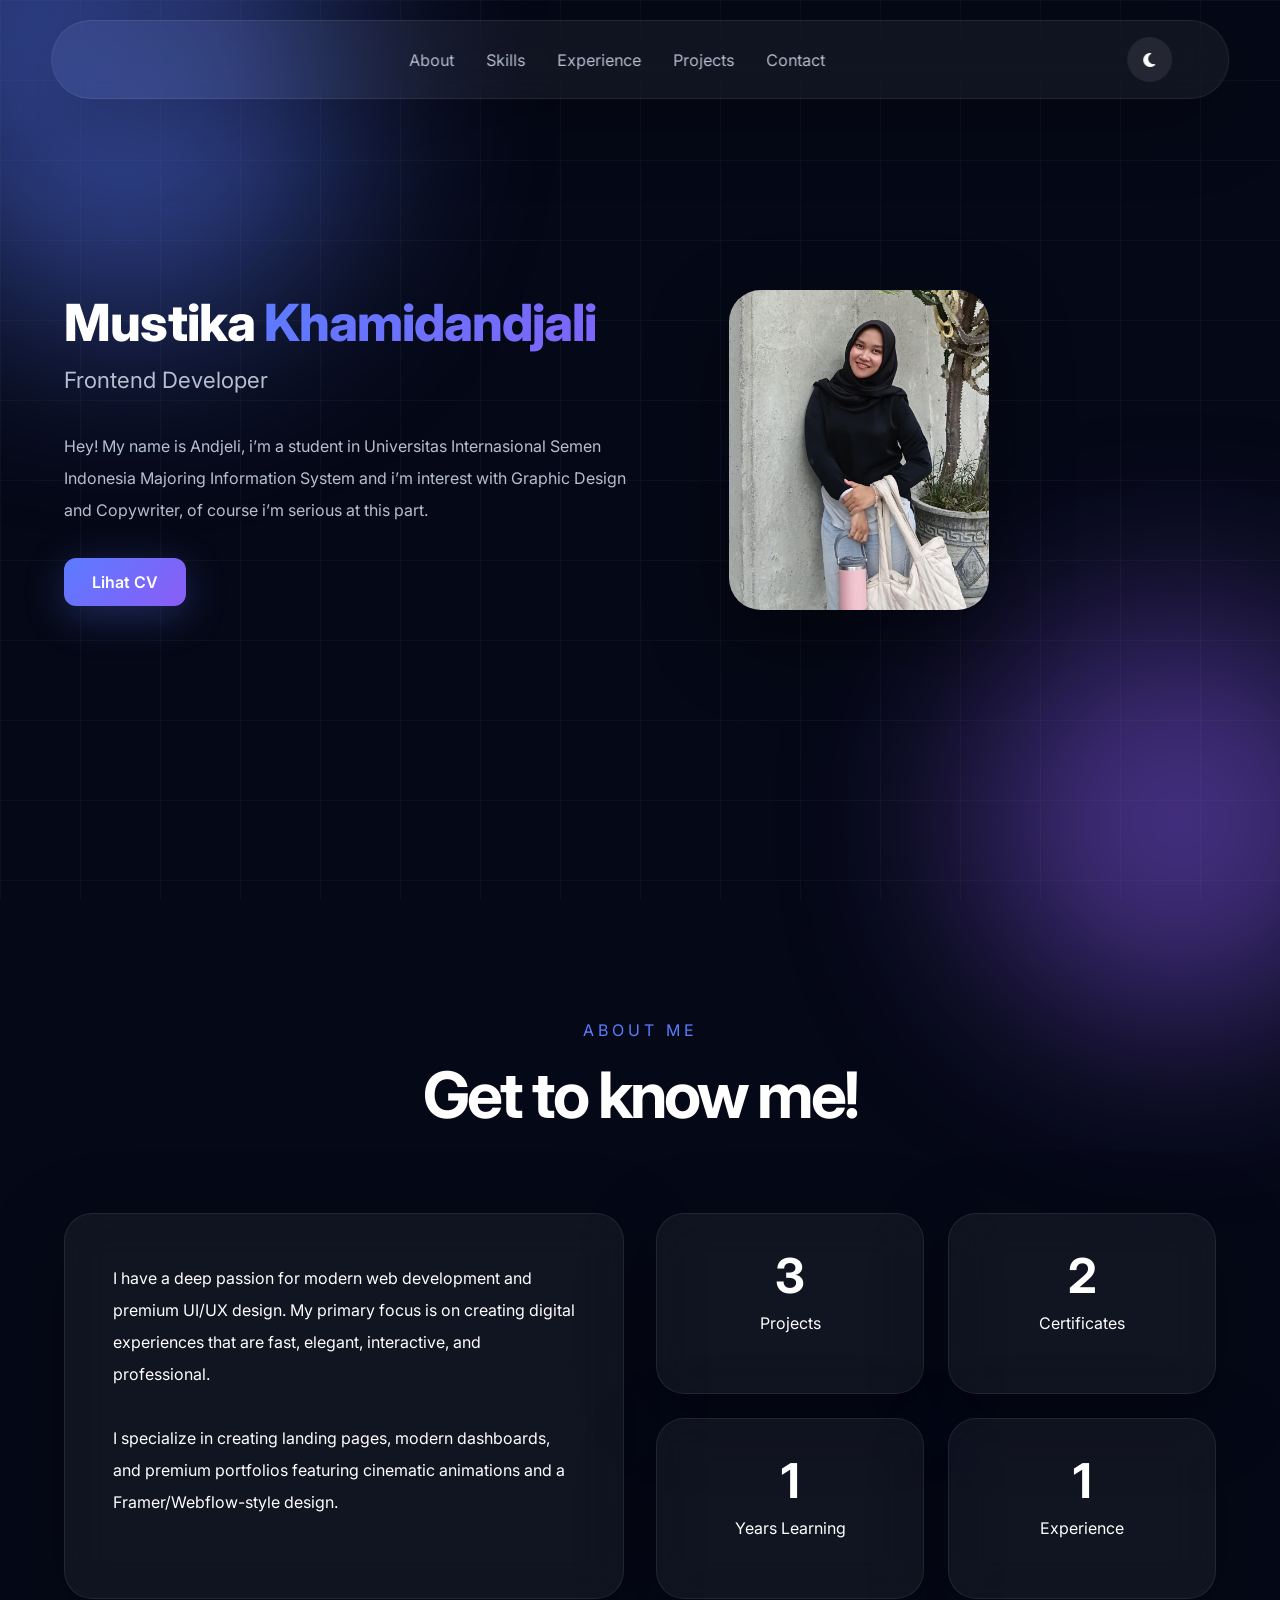
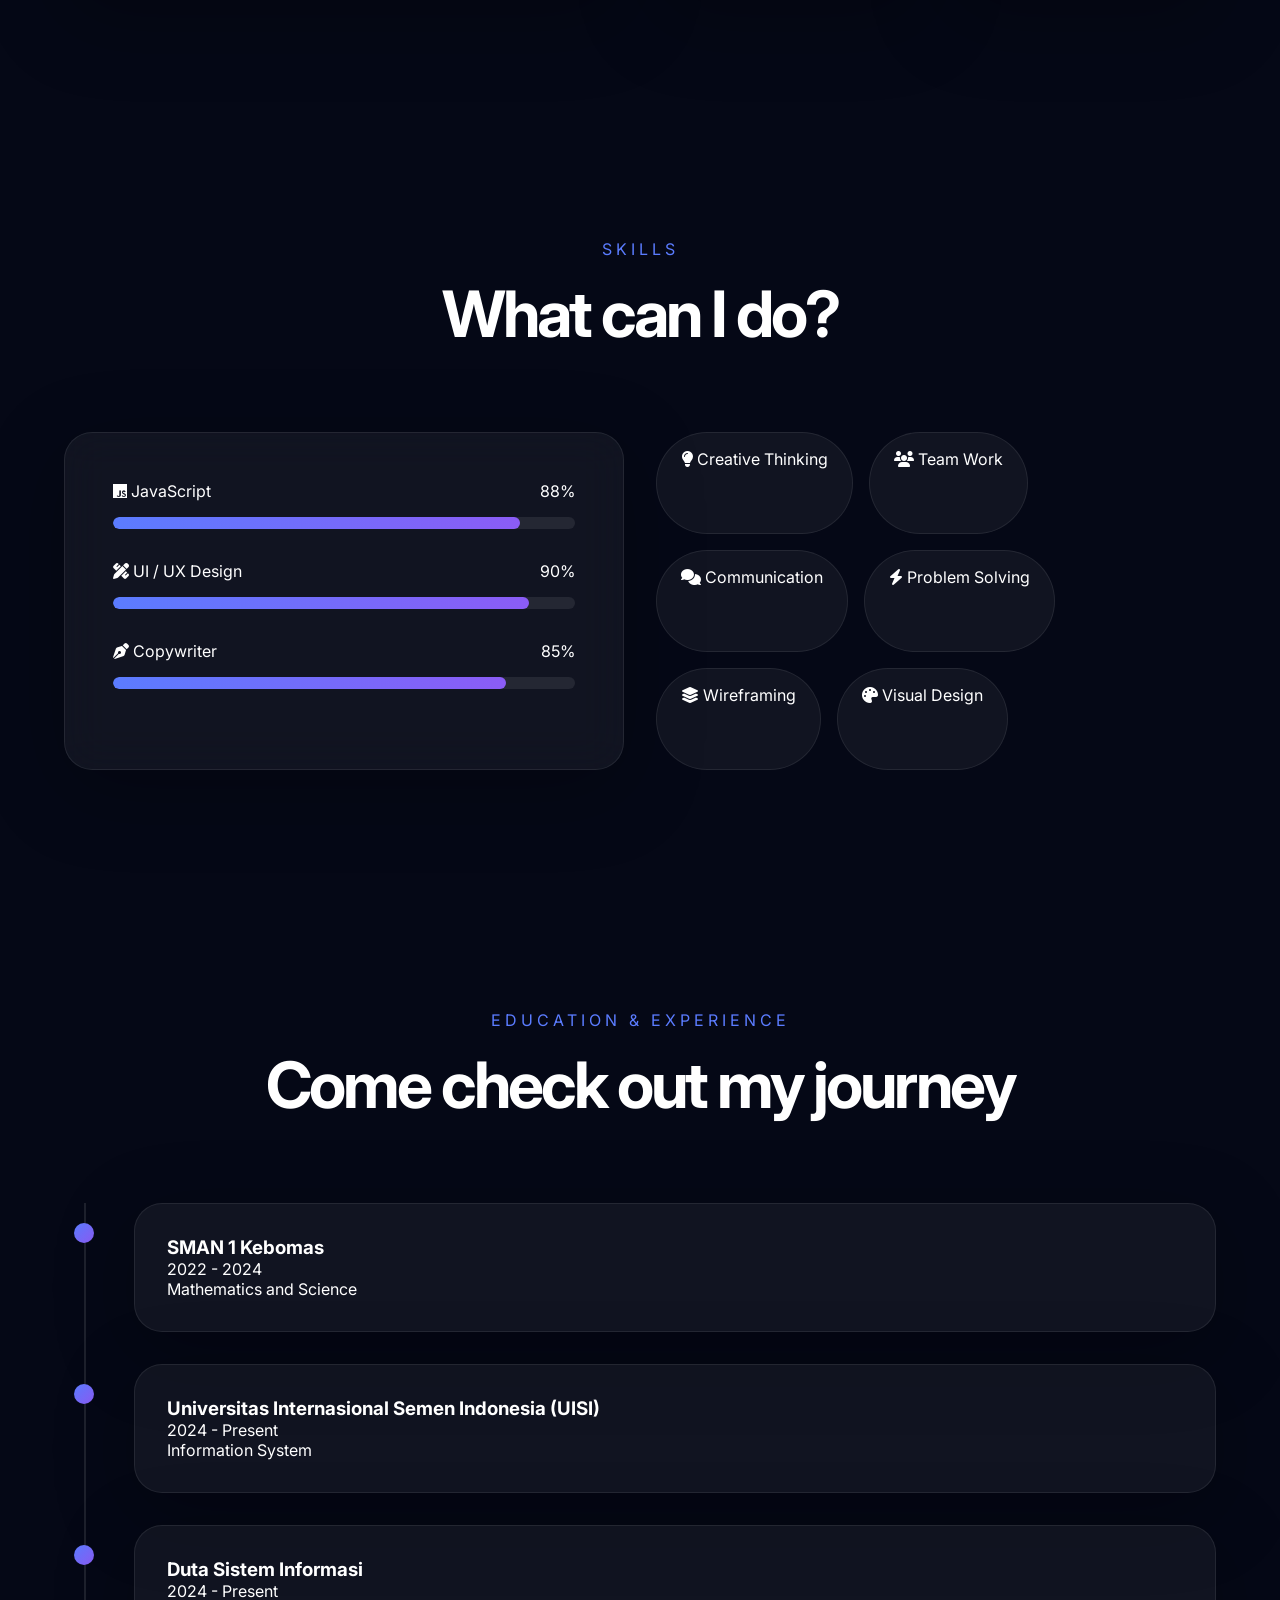
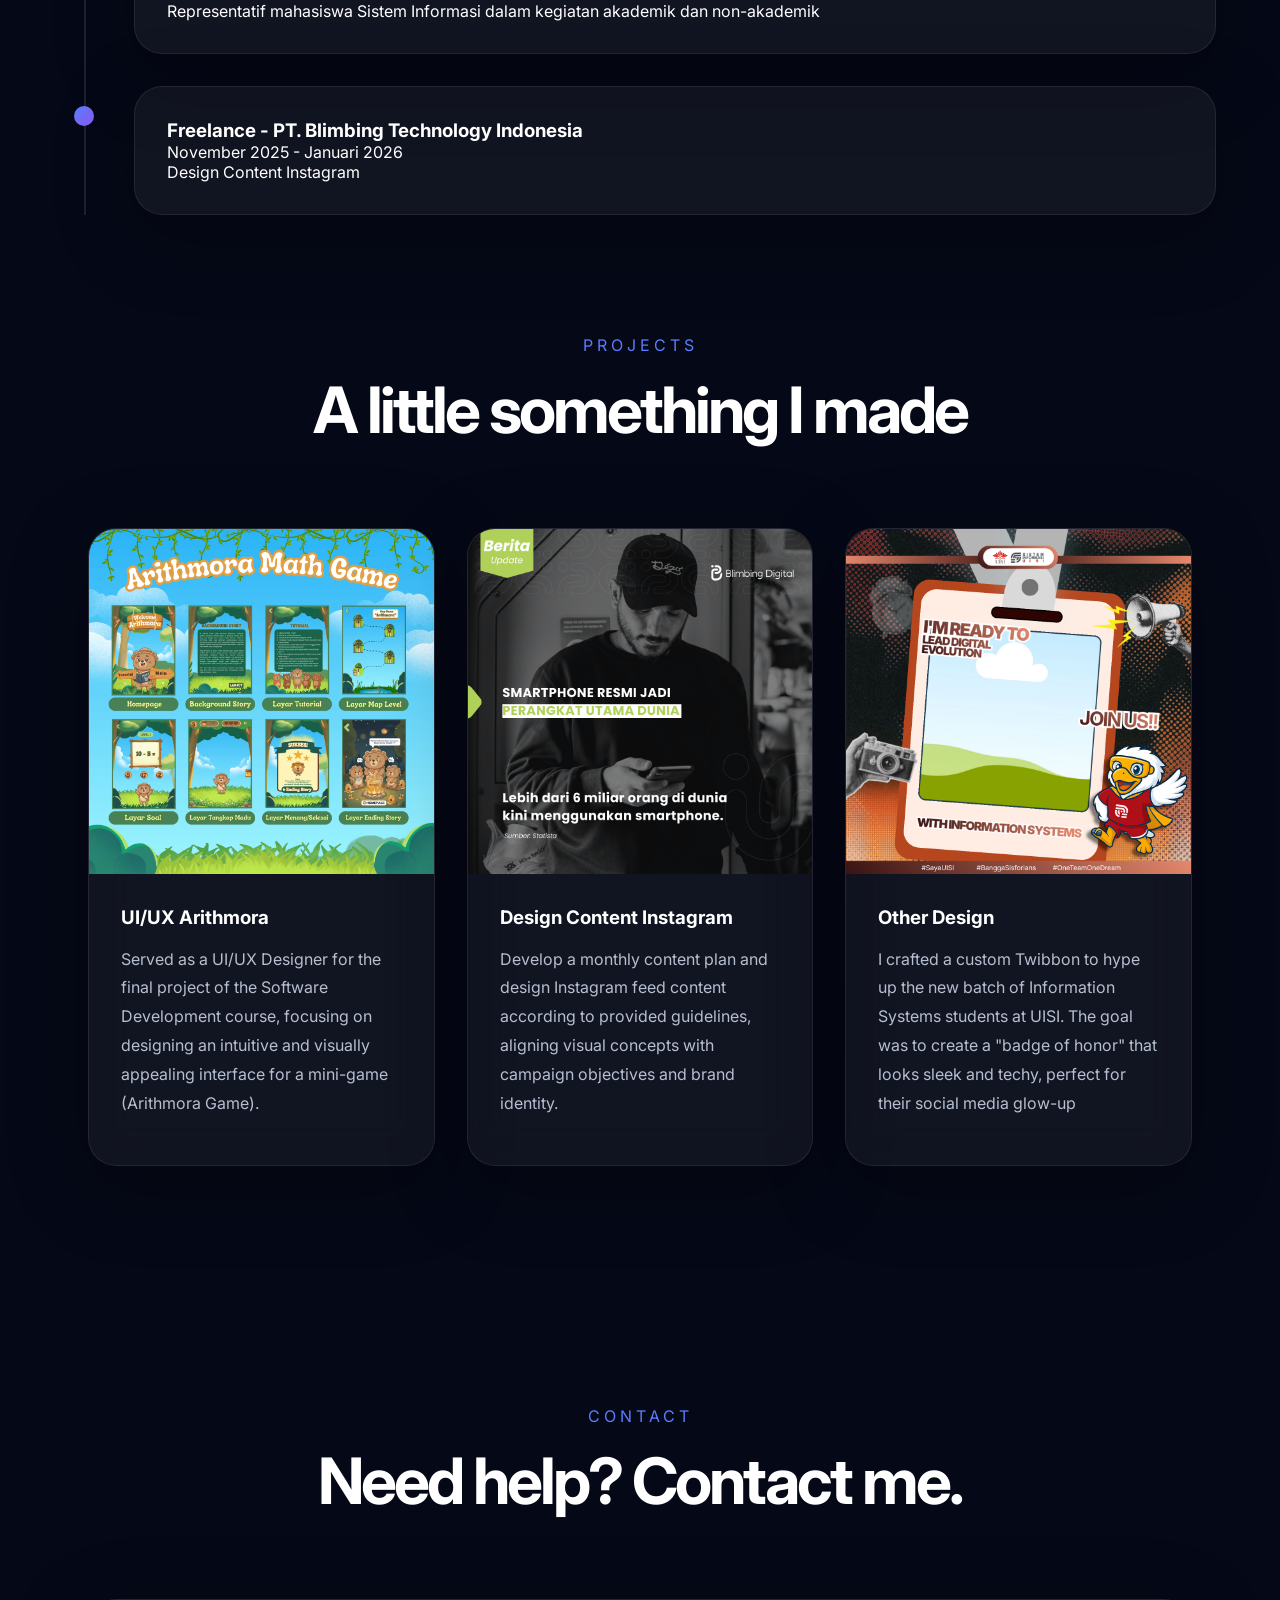
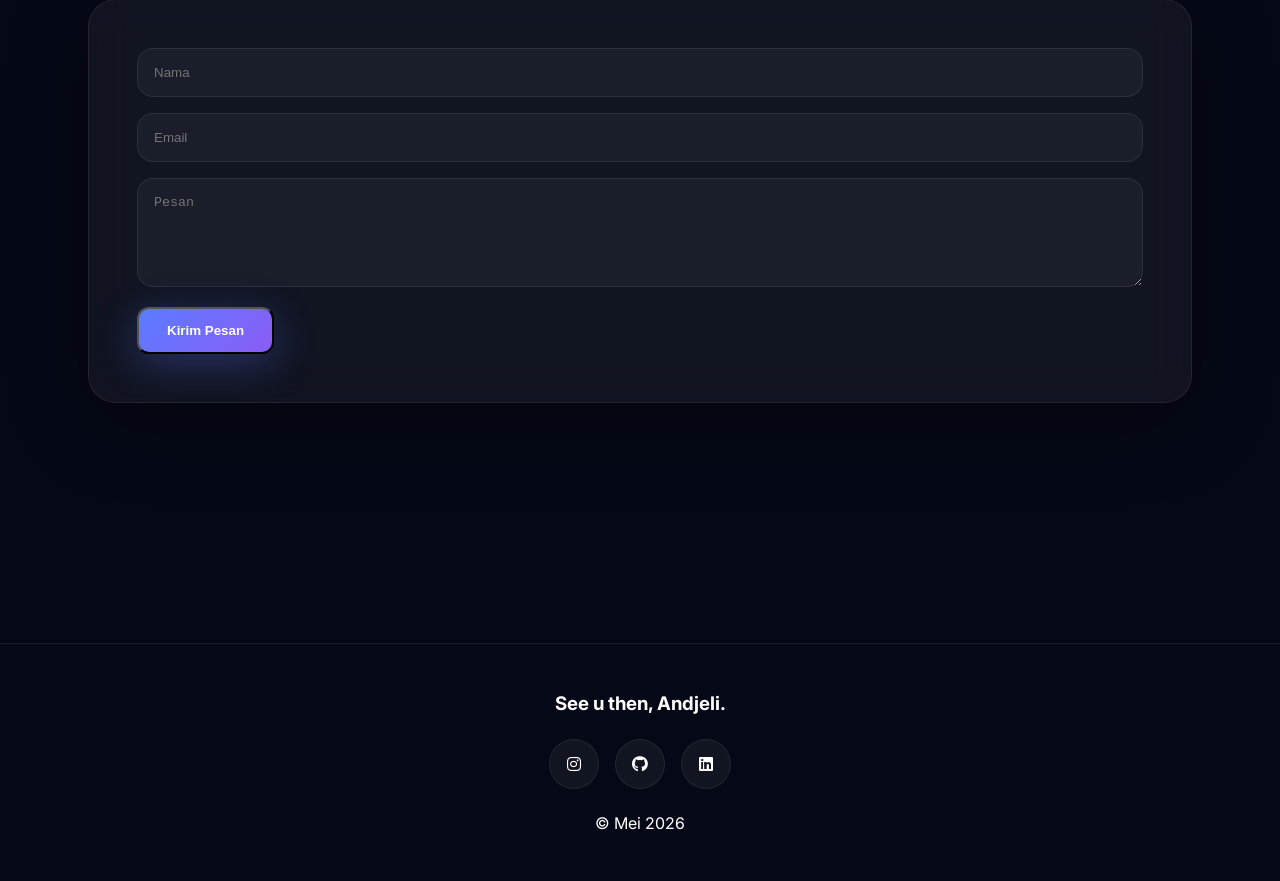
<file: COBA 2/index.html>
<!DOCTYPE html>
<html lang="id">

<head>
  <meta charset="UTF-8" />

  <meta name="viewport"
    content="width=device-width, initial-scale=1.0" />

  <title>
    Andjeli | Mustika Khamidandjali
  </title>

  <!-- CSS -->
  <link rel="stylesheet" href="style.css" />

  <!-- FONT -->
  <link rel="preconnect"
    href="https://fonts.googleapis.com">

  <link rel="preconnect"
    href="https://fonts.gstatic.com"
    crossorigin>

  <link href="https://fonts.googleapis.com/css2?family=Inter:wght@300;400;500;600;700;800;900&display=swap"
    rel="stylesheet">

  <!-- ICON -->
  <link rel="stylesheet"
    href="https://cdnjs.cloudflare.com/ajax/libs/font-awesome/6.5.2/css/all.min.css" />

</head>

<body>

  <!-- MOUSE GLOW -->
  <div class="mouse-glow"></div>

  <!-- =========================
       HEADER
  ========================== -->

  <header id="header">

    <div class="container">

      <nav class="navbar">

        <a href="#"
          class="logo">
          
        </a>

        <ul class="nav-links"
          id="navLinks">

          <li>
            <a href="#about">
              About
            </a>
          </li>

          <li>
            <a href="#skills">
              Skills
            </a>
          </li>

          <li>
            <a href="#experience">
              Experience
            </a>
          </li>

          <li>
            <a href="#Andjeli">
              Projects
            </a>
          </li>

          <li>
            <a href="#contact">
              Contact
            </a>
          </li>

        </ul>

        <div class="nav-actions">

          <button class="theme-toggle"
            id="themeToggle">

            <i class="fa-solid fa-moon"></i>

          </button>

          <div class="hamburger"
            id="hamburger">

            <i class="fa-solid fa-bars"></i>

          </div>

        </div>

      </nav>

    </div>

  </header>

  <!-- =========================
       HERO
  ========================== -->

  <section class="hero">

    <div class="hero-grid"></div>

    <div class="hero-orb orb-1"></div>
    <div class="hero-orb orb-2"></div>

    <div class="container">

      <div class="hero-content">

        <!-- TEXT -->
        <div class="hero-text reveal">

          </p>

          <h1>

            Mustika

            <span class="gradient-text">
              Khamidandjali
            </span>

          </h1>

          <div class="typing"
            id="typing"></div>

          <p class="hero-description">

            Hey! My name is Andjeli, i’m a student in Universitas
Internasional Semen Indonesia Majoring Information System
and i’m interest with Graphic Design and Copywriter, of course
i’m serious at this part.

          </p>

          <div class="hero-buttons">
    
    <a 
       href="https://drive.google.com/file/d/1vPgrlL2mntc69Mo-T_cg1ZgWAhtyMZpL/view"
       target="_blank"
       class="btn primary">
       Lihat CV
    </a>

    <a 
    

</div>

            </a>

          </div>

        </div>

        <!-- IMAGE -->
        <div class="hero-image reveal">

          <div class="photo-creative">

  <div class="photo-glow"></div>

  <div class="photo-frame">

         <img src="foto profil.jpeg" alt="Foto Profil">
    </div>

  </section>

  <!-- =========================
       ABOUT
  ========================== -->

  <section class="section"
    id="about">

    <div class="container">

      <div class="section-title reveal">

        <span>
          ABOUT ME
        </span>

        <h2>
          Get to know me!
        </h2>

      </div>

      <div class="about-grid">

        <div class="about-text reveal">

          <p>

            I have a deep passion for modern web development and premium UI/UX design.
            My primary focus is on creating digital experiences that are fast, elegant, interactive, and professional.

          </p>

          <br>

          <p>

            I specialize in creating landing pages, modern dashboards, 
            and premium portfolios featuring cinematic animations and a Framer/Webflow-style design.

          </p>

          <br>

          </p>

        </div>

        <!-- STATS -->
        <div class="stats">

          <div class="stat-card reveal">

            <h3 class="counter"
              data-target="10">
              0
            </h3>

            <p>Projects</p>

          </div>

          <div class="stat-card reveal">

            <h3 class="counter"
              data-target="5">
              0
            </h3>

            <p>Certificates</p>

          </div>

          <div class="stat-card reveal">

            <h3 class="counter"
              data-target="2">
              0
            </h3>

            <p>Years Learning</p>

          </div>

          <div class="stat-card reveal">

            <h3 class="counter"
              data-target="3">
              0
            </h3>

            <p>Experience</p>

          </div>

        </div>

      </div>

    </div>

  </section>

  <!-- =========================
       SKILLS
  ========================== -->

  <section class="section"
    id="skills">

    <div class="container">

      <div class="section-title reveal">

        <span>
          SKILLS
        </span>

        <h2>
          What can I do?
        </h2>

      </div>

      <div class="skills-grid">

        <!-- LEFT -->
        <div class="skill-box reveal">

          <!-- JS -->
          <div class="skill">

            <div class="skill-top">

              <span>
                <i class="fa-brands fa-js"></i>
                JavaScript
              </span>

              <span>88%</span>

            </div>

            <div class="progress">

              <div class="progress-bar"
                data-width="88%">
              </div>

            </div>

          </div>

          <!-- UI UX -->
          <div class="skill">

            <div class="skill-top">

              <span>
                <i class="fa-solid fa-pen-ruler"></i>
                UI / UX Design
              </span>

              <span>90%</span>

            </div>

            <div class="progress">

              <div class="progress-bar"
                data-width="90%">
              </div>

            </div>

          </div>

          <!-- COPYWRITER -->
          <div class="skill">

            <div class="skill-top">

              <span>
                <i class="fa-solid fa-pen-nib"></i>
                Copywriter
              </span>

              <span>85%</span>

            </div>

            <div class="progress">

              <div class="progress-bar"
                data-width="85%">
              </div>

            </div>

          </div>

        </div>

        <!-- RIGHT -->
        <div class="soft-skills reveal">

          <div class="tag">
            <i class="fa-solid fa-lightbulb"></i>
            Creative Thinking
          </div>

          <div class="tag">
            <i class="fa-solid fa-users"></i>
            Team Work
          </div>

          <div class="tag">
            <i class="fa-solid fa-comments"></i>
            Communication
          </div>

          <div class="tag">
            <i class="fa-solid fa-bolt"></i>
            Problem Solving
          </div>

          <div class="tag">
            <i class="fa-solid fa-layer-group"></i>
            Wireframing
          </div>

          <div class="tag">
            <i class="fa-solid fa-palette"></i>
            Visual Design
          </div>

        </div>

      </div>

    </div>

  </section>

  <!-- =========================
       EXPERIENCE
  ========================== -->

  <section class="section"
    id="experience">

    <div class="container">

      <div class="section-title reveal">

        <span>
          EDUCATION & EXPERIENCE
        </span>

        <h2>
          Come check out my journey
        </h2>

      </div>

      <div class="timeline">

  <div class="timeline-item reveal">

    <div class="timeline-content">

      <h3>
        SMAN 1 Kebomas
      </h3>

      <p>
        2022 - 2024
      </p>

      <span>
        Mathematics and Science
      </span>

    </div>

  </div>

  <div class="timeline-item reveal">

    <div class="timeline-content">

      <h3>
        Universitas Internasional Semen Indonesia (UISI)
      </h3>

      <p>
        2024 - Present
      </p>

      <span>
        Information System
      </span>

    </div>

  </div>

  <div class="timeline-item reveal">

    <div class="timeline-content">

      <h3>
        Duta Sistem Informasi
      </h3>

      <p>
        2024 - Present
      </p>

      <span>
        Representatif mahasiswa Sistem Informasi dalam kegiatan akademik dan non-akademik
      </span>

    </div>

  </div>

  <div class="timeline-item reveal">

    <div class="timeline-content">

      <h3>
        Freelance - PT. Blimbing Technology Indonesia
      </h3>

      <p>
        November 2025 - Januari 2026
      </p>

      <span>
        Design Content Instagram
      </span>

    </div>

  </div>

</div>

  <!-- =========================
       PORTFOLIO
  ========================== -->

  <section class="section"
    id="portfolio">

    <div class="container">

      <div class="section-title reveal">

        <span>
          PROJECTS
        </span>

        <h2>
          A little something I made 
        </h2>

      </div>

      <div class="portfolio-grid">

        <!-- CARD -->
        <div class="project-card reveal">

          <div class="project-image">

           <img src="img/arithmora.png" alt="Project">

          </div>

          <div class="project-content">

            <h3>
              UI/UX Arithmora
            </h3>

            <p>

              Served as a UI/UX Designer for the final project of the Software
Development course, focusing on designing an intuitive and visually
appealing interface for a mini-game (Arithmora Game).

            </p>


          </div>

        </div>

        <!-- CARD -->
        <div class="project-card reveal">

          <div class="project-image">

            <img src="img/blimbing.png" alt="Project">

          </div>

          <div class="project-content">

            <h3>
              Design Content Instagram 
            </h3>

            <p>

              Develop a monthly content plan and design Instagram feed content
according to provided guidelines, aligning visual concepts with campaign
objectives and brand identity.

            </p>

            </a>

          </div>

        </div>

        <!-- CARD -->
        <div class="project-card reveal">

          <div class="project-image">

            <img src="img/Halo.png" alt="Project">

          </div>

          <div class="project-content">

            <h3>
              Other Design 
            </h3>

            <p>

              I crafted a custom Twibbon to hype up the new batch of Information Systems
students at UISI. The goal was to create a "badge of honor" that looks sleek and
techy, perfect for their social media glow-up

            </p>

        
            </a>

          </div>

        </div>

      </div>

    </div>

  </section>

  <!-- =========================
       CONTACT
  ========================== -->

  <section class="section"
    id="contact">

    <div class="container">

      <div class="section-title reveal">

        <span>
          CONTACT
        </span>

        <h2>
          Need help? Contact me.
        </h2>

      </div>

      <div class="contact-wrapper">

        </div>

        <!-- FORM -->
        <form class="contact-form reveal"
          id="contactForm">

          <input type="text"
            id="name"
            placeholder="Nama">

          <input type="email"
            id="email"
            placeholder="Email">

          <textarea rows="5"
            id="message"
            placeholder="Pesan"></textarea>

          <span class="error"
            id="error"></span>

          <button type="submit"
            class="btn primary ripple-btn">

            Kirim Pesan

          </button>

        </form>

      </div>

    </div>

  </section>

  <!-- =========================
       FOOTER
  ========================== -->

  <footer>

    <div class="container">

      <div class="footer-content">

        <h3>
          See u then, Andjeli.
        </h3>

        <div class="socials">

          <a href="https://www.instagram.com/anndjelli/">
            <i class="fa-brands fa-instagram"></i>
          </a>

          <a href="https://github.com/itsandjeli">
            <i class="fa-brands fa-github"></i>
          </a>

          <a href="https://linkedin.com/andjeli">
            <i class="fa-brands fa-linkedin"></i>
          </a>

        </div>

        <p>
          © Mei 2026
        </p>

      </div>

    </div>

  </footer>

  <!-- JS -->
  <script src="script.js"></script>

</body>

</html>
</file>
<file: COBA 2/style.css>
/* =========================
FILE : style.css
========================= */

:root{

  --bg:#050816;
  --bg2:#0f172a;

  --text:#ffffff;
  --text-light:#b6bfd0;

  --primary:#5b7cff;
  --secondary:#8b5cf6;

  --card:
  rgba(255,255,255,.05);

  --border:
  rgba(255,255,255,.08);

  --shadow:
  0 20px 80px rgba(0,0,0,.25);

  --transition:
  all .8s cubic-bezier(
    0.16,
    1,
    0.3,
    1
  );

}

/* =========================
RESET
========================= */

*{
  margin:0;
  padding:0;
  box-sizing:border-box;
}

html{
  scroll-behavior:smooth;
}

body{
  font-family:'Inter',sans-serif;

  background:var(--bg);

  color:var(--text);

  overflow-x:hidden;
}

/* =========================
NOISE EFFECT
========================= */

body::before{
  content:"";
  position:fixed;
  inset:0;

  background-image:
    radial-gradient(rgba(255,255,255,0.03) 1px, transparent 1px);

  background-size: 60px 60px;
  opacity: 0.25;

  pointer-events:none;
  z-index:-1;
}

/* =========================
CONTAINER
========================= */

.container{
  max-width: 1200px;
  margin: 0 auto;
  padding: 0 24px;
}

/* =========================
HEADER
========================= */

header{

  position:fixed;

  top:20px;
  left:50%;

  transform:translateX(-50%);

  width:92%;
  max-width:1200px;

  z-index:9999;

  background:
  rgba(255,255,255,.05);

  border:
  1px solid var(--border);

  backdrop-filter:blur(20px);

  border-radius:999px;

  box-shadow:var(--shadow);

  transition:var(--transition);
}

header.shrink{
  transform:
  translateX(-50%)
  scale(.96);
}

.navbar{

  display:flex;
  justify-content:space-between;
  align-items:center;

  padding:
  1rem 2rem;
}

.logo{

  color:white;

  text-decoration:none;

  font-size:1.3rem;

  font-weight:800;
}

.nav-links{

  display:flex;
  gap:2rem;

  list-style:none;
}

.nav-links a{

  text-decoration:none;

  color:var(--text-light);

  position:relative;

  transition:.4s ease;
}

.nav-links a:hover{
  color:white;
}

.nav-links a::after{

  content:"";

  position:absolute;

  left:0;
  bottom:-8px;

  width:0%;
  height:2px;

  background:
  linear-gradient(
    90deg,
    var(--primary),
    var(--secondary)
  );

  transition:.5s ease;
}

.nav-links a:hover::after{
  width:100%;
}

.nav-actions{

  display:flex;
  align-items:center;
  gap:1rem;
}

.theme-toggle,
.hamburger{

  width:45px;
  height:45px;

  border:none;

  border-radius:50%;

  cursor:pointer;

  background:
  rgba(255,255,255,.08);

  color:white;

  display:flex;
  justify-content:center;
  align-items:center;

  font-size:1rem;
}

.hamburger{
  display:none;
}

/* =========================
HERO
========================= */

.hero{
  display:flex;
  align-items:center;
  justify-content:space-between;

  min-height:100vh;

  gap:80px;
}

.hero-content{
  flex:1;
}

.hero-image img{
  width: 240px;
  height: auto;
  border-radius: 16px;
  display: block;

  /* efek premium */
  box-shadow: 0 20px 60px rgba(0,0,0,0.25);
  transition: all 0.4s ease;
  transform: translateY(0px);
  animation: floatImage 6s ease-in-out infinite;
}

.project-image img{
  width: 100%;
  height: auto;
  object-fit: contain;
  display: block;
}

.project-image img{
  width: 100%;
  height: auto !important;
  object-fit: contain !important;
  display: block;
}

.hero-grid{

  position:absolute;
  inset:0;

  background-image:
  linear-gradient(
    rgba(255,255,255,.03) 1px,
    transparent 1px
  ),
  linear-gradient(
    90deg,
    rgba(255,255,255,.03) 1px,
    transparent 1px
  );

  background-size:80px 80px;

  z-index:-2;
}

.hero-orb{

  position:absolute;

  border-radius:50%;

  filter:blur(100px);

  opacity:.5;

  animation:
  floatOrb 12s ease-in-out infinite;
}

.orb-1{

  width:450px;
  height:450px;

  background:#5b7cff;

  top:-120px;
  left:-100px;
}

.orb-2{

  width:400px;
  height:400px;

  background:#8b5cf6;

  bottom:-120px;
  right:-100px;
}

@keyframes floatOrb{

  0%,100%{
    transform:
    translateY(0px);
  }

  50%{
    transform:
    translateY(-40px);
  }
}

.hero-content{

  display:grid;

  grid-template-columns:
  1.2fr 1fr;

  gap:5rem;

  align-items:center;
}

.hero-subtitle{

  letter-spacing:4px;

  color:var(--primary);

  margin-bottom:1rem;
}

.hero h1{
  font-size: clamp(2.2rem, 4vw, 4rem);
  line-height: 1.1;
  font-weight: 800;
  letter-spacing: -1px;
  margin-bottom: 1rem;
}

.gradient-text{

  background:
  linear-gradient(
    135deg,
    #5b7cff,
    #8b5cf6,
    #9f7aea
  );

  background-size:300%;

  animation:
  gradientMove 6s linear infinite;

  -webkit-background-clip:text;
  -webkit-text-fill-color:transparent;
}

@keyframes gradientMove{

  0%{
    background-position:left;
  }

  100%{
    background-position:right;
  }
}

.typing{

  font-size:1.4rem;

  min-height:40px;

  color:var(--text-light);

  margin-bottom:1.5rem;
}

.hero-description{

  line-height:2;

  color:var(--text-light);

  max-width:600px;

  margin-bottom:2rem;
}

.hero-buttons{
    display:flex;
    gap:16px;
    margin-top:25px;
}

.btn{
    padding:14px 28px;
    border-radius:12px;
    text-decoration:none;
    font-weight:600;
    transition:0.3s;
}

.primary{
    background:#111;
    color:white;
}

.secondary{
    border:1px solid #111;
    color:#111;
}

.btn:hover{
    transform:translateY(-3px);
}

.primary{

  background:
  linear-gradient(
    135deg,
    var(--primary),
    var(--secondary)
  );

  color:white;

  box-shadow:
  0 10px 40px rgba(91,124,255,.3);
}

.secondary{

  border:
  1px solid var(--border);

  color:white;

  backdrop-filter:blur(20px);
}

.btn:hover{

  transform:
  translateY(-6px)
  scale(1.03);
}

.hero-image img{

  width:100%;

  border-radius:32px;

  box-shadow:
  0 40px 100px rgba(0,0,0,.5);

  transition:var(--transition);
}

/* =========================
SECTION
========================= */

.section{
  padding:120px 0;
}

.section-title{

  text-align:center;

  margin-bottom:5rem;
}

.section-title span{

  color:var(--primary);

  letter-spacing:4px;
}

.section-title h2{

  font-size:
  clamp(2.5rem,5vw,5rem);

  margin-top:1rem;

  letter-spacing:-3px;
}

/* =========================
ABOUT
========================= */

.about-grid{

  display:grid;

  grid-template-columns:
  1fr 1fr;

  gap:2rem;
}

.about-text,
.stat-card,
.skill-box,
.contact-form,
.contact-info,
.timeline-content,
.project-card{

  background:var(--card);

  border:
  1px solid var(--border);

  backdrop-filter:blur(20px);

  border-radius:28px;

  box-shadow:var(--shadow);

  transition:var(--transition);
}

.about-text{

  padding:3rem;

  line-height:2;
}

.stats{

  display:grid;

  grid-template-columns:
  repeat(2,1fr);

  gap:1.5rem;
}

.stat-card{

  padding:2rem;

  text-align:center;
}

.stat-card h3{

  font-size:3rem;

  margin-bottom:.5rem;
}

/* =========================
SKILLS
========================= */

.skills-grid{

  display:grid;

  grid-template-columns:
  1fr 1fr;

  gap:2rem;
}

.skill-box{
  padding:3rem;
}

.skill{
  margin-bottom:2rem;
}

.skill-top{

  display:flex;
  justify-content:space-between;

  margin-bottom:1rem;
}

.progress{

  width:100%;
  height:12px;

  background:
  rgba(255,255,255,.08);

  border-radius:999px;

  overflow:hidden;
}

.progress-bar{

  width:0;

  height:100%;

  border-radius:999px;

  background:
  linear-gradient(
    90deg,
    var(--primary),
    var(--secondary)
  );

  transition:2s ease;
}

.soft-skills{

  display:flex;
  flex-wrap:wrap;
  gap:1rem;
}

.tag{

  padding:
  1rem 1.5rem;

  border-radius:999px;

  background:
  rgba(255,255,255,.05);

  border:
  1px solid var(--border);

  transition:.4s ease;
}

.tag:hover{

  transform:
  translateY(-5px);

  background:
  rgba(91,124,255,.15);
}

/* =========================
TIMELINE
========================= */

.timeline{

  position:relative;

  display:flex;
  flex-direction:column;
  gap:2rem;
}

.timeline::before{

  content:"";

  position:absolute;

  left:20px;
  top:0;

  width:2px;
  height:100%;

  background:
  rgba(255,255,255,.1);
}

.timeline-item{
  position:relative;
  padding-left:70px;
}

.timeline-item::before{

  content:"";

  position:absolute;

  left:10px;
  top:20px;

  width:20px;
  height:20px;

  border-radius:50%;

  background:
  linear-gradient(
    135deg,
    var(--primary),
    var(--secondary)
  );
}

.timeline-content{
  padding:2rem;
}

/* =========================
PORTFOLIO
========================= */

.portfolio-grid{

  display:grid;

  grid-template-columns:
  repeat(3,1fr);

  gap:2rem;
}

.project-card{

  overflow:hidden;

  position:relative;
}

.project-card::before{

  content:"";

  position:absolute;
  inset:0;

  background:
  linear-gradient(
    120deg,
    transparent,
    rgba(255,255,255,.1),
    transparent
  );

  transform:translateX(-100%);

  transition:1s;
}

.project-card:hover::before{
  transform:translateX(100%);
}

.project-card:hover{

  transform:
  translateY(-20px)
  rotateX(4deg)
  rotateY(-4deg);
}

.project-image{
  overflow:hidden;
}

.project-image img{

  width:100%;
  height:250px;

  object-fit:cover;

  transition:1s ease;
}

.project-card:hover img{
  transform:scale(1.1);
}

.project-content{
  padding:2rem;
}

.project-content h3{
  margin-bottom:1rem;
}

.project-content p{

  color:var(--text-light);

  line-height:1.8;

  margin-bottom:1rem;
}

.project-content a{

  color:var(--primary);

  text-decoration:none;
}

/* =========================
CONTACT
========================= */

.contact-wrapper{

  display:grid;

  grid-template-columns:
  1fr 1fr;

  gap:2rem;
}

.contact-info,
.contact-form{
  padding:3rem;
}

.contact-item{

  display:flex;
  gap:1rem;

  margin-bottom:2rem;
}

.contact-item i{
  color:var(--primary);
}

input,
textarea{

  width:100%;

  padding:1rem;

  margin-bottom:1rem;

  border-radius:16px;

  border:
  1px solid var(--border);

  background:
  rgba(255,255,255,.04);

  color:white;
}

input:focus,
textarea:focus{

  outline:none;

  border-color:var(--primary);
}

.error{
  color:#ff6b6b;
}

/* =========================
FOOTER
========================= */

footer{

  padding:3rem 0;

  border-top:
  1px solid var(--border);
}

.footer-content{
  text-align:center;
}

.socials{

  display:flex;
  justify-content:center;
  gap:1rem;

  margin:
  1.5rem 0;
}

.socials a{

  width:50px;
  height:50px;

  border-radius:50%;

  display:flex;
  justify-content:center;
  align-items:center;

  text-decoration:none;

  color:white;

  background:
  rgba(255,255,255,.05);

  border:
  1px solid var(--border);

  transition:var(--transition);
}

.socials a:hover{

  transform:
  translateY(-6px);
}

/* =========================
REVEAL
========================= */

.reveal{

  opacity:0;

  transform:
  translateY(80px)
  scale(.95);

  filter:blur(10px);

  transition:
  opacity 1s ease,
  transform 1s ease,
  filter 1s ease;
}

.reveal.active{

  opacity:1;

  transform:
  translateY(0)
  scale(1);

  filter:blur(0);
}

/* =========================
RIPPLE
========================= */

.ripple{

  position:absolute;

  border-radius:50%;

  transform:scale(0);

  animation:rippleAnim .6s linear;

  background:
  rgba(255,255,255,.5);
}

@keyframes rippleAnim{

  to{
    transform:scale(4);
    opacity:0;
  }
}

/* =========================
MOUSE GLOW
========================= */

.mouse-glow{

  position:fixed;

  width:300px;
  height:300px;

  border-radius:50%;

  background:
  radial-gradient(
    rgba(91,124,255,.15),
    transparent 70%
  );

  pointer-events:none;

  transform:
  translate(-50%,-50%);

  z-index:-1;
}

/* =========================
RESPONSIVE
========================= */

@media(max-width:1024px){

  .hero-content,
  .about-grid,
  .skills-grid,
  .contact-wrapper,
  .portfolio-grid{

    grid-template-columns:1fr;
  }

}

@media(max-width:768px){

  .nav-links{

    position:absolute;

    top:120%;
    right:-100%;

    width:260px;

    flex-direction:column;

    background:
    rgba(15,23,42,.95);

    padding:2rem;

    border-radius:24px;

    transition:.5s ease;
  }

  .nav-links.active{
    right:0;
  }

  .hamburger{
    display:flex;
  }

  .hero h1{
    font-size:4rem;
  }

  .stats{
    grid-template-columns:1fr;
  }

  /* =========================
   CREATIVE PHOTO PREMIUM
========================= */

.photo-creative{
  position:relative;
  width:260px;
  height:320px;

  display:flex;
  justify-content:center;
  align-items:center;
}

/* 🌟 GLOW BEHIND PHOTO */
.photo-glow{
  position:absolute;
  width:280px;
  height:280px;

  background:
    radial-gradient(circle,
    rgba(91,124,255,.35),
    transparent 70%);

  filter:blur(30px);

  animation: glowFloat 6s ease-in-out infinite;
}

@keyframes glowFloat{
  0%,100%{ transform:translateY(0); }
  50%{ transform:translateY(-15px); }
}

/* 🖼 FRAME FOTO */
.photo-frame{
  width:100%;
  height:100%;

  border-radius:24px;
  overflow:hidden;

  border:1px solid rgba(255,255,255,.12);

  box-shadow:
    0 30px 80px rgba(0,0,0,.5),
    inset 0 1px 0 rgba(255,255,255,.08);

  position:relative;

  transition:0.5s ease;
}

/* IMAGE */
.photo-frame img{
  width:100%;
  height:100%;
  object-fit:cover;

  transition:0.6s ease;
}

/* ✨ HOVER PREMIUM */
.photo-creative:hover .photo-frame img{
  transform:scale(1.1);
}

.photo-creative:hover .photo-frame{
  transform:translateY(-8px) rotateX(4deg);
}

/* 🏷 LABEL FLOATING */
.photo-tag{
  position:absolute;
  bottom:15px;
  right:15px;

  padding:6px 12px;

  font-size:12px;
  color:white;

  background:rgba(255,255,255,.08);
  border:1px solid rgba(255,255,255,.15);

  backdrop-filter:blur(10px);

  border-radius:999px;
}

/* 🌫 FLOAT ANIMATION */
.photo-creative{
  animation: floatPhoto 6s ease-in-out infinite;
}

@keyframes floatPhoto{
  0%,100%{ transform:translateY(0); }
  50%{ transform:translateY(-10px); }
}
}

.photo-creative{
  position:relative;
  width:260px;
  height:320px;
  display:flex;
  justify-content:center;
  align-items:center;
}

.photo-glow{
  position:absolute;
  width:260px;
  height:260px;
  background: radial-gradient(circle, rgba(91,124,255,.25), transparent 70%);
  filter: blur(30px);
  z-index:0;
}

.photo-frame{
  width:100%;
  height:100%;
  border-radius:24px;
  overflow:hidden;
  position:relative;
  z-index:1;
  box-shadow:0 30px 80px rgba(0,0,0,.4);
}

.photo-frame img{
  width:100%;
  height:100%;
  object-fit:cover;
}

.photo-tag{
  position:absolute;
  bottom:15px;
  right:15px;
  font-size:12px;
  padding:6px 12px;
  background:rgba(255,255,255,.08);
  border-radius:999px;
}
</file>
